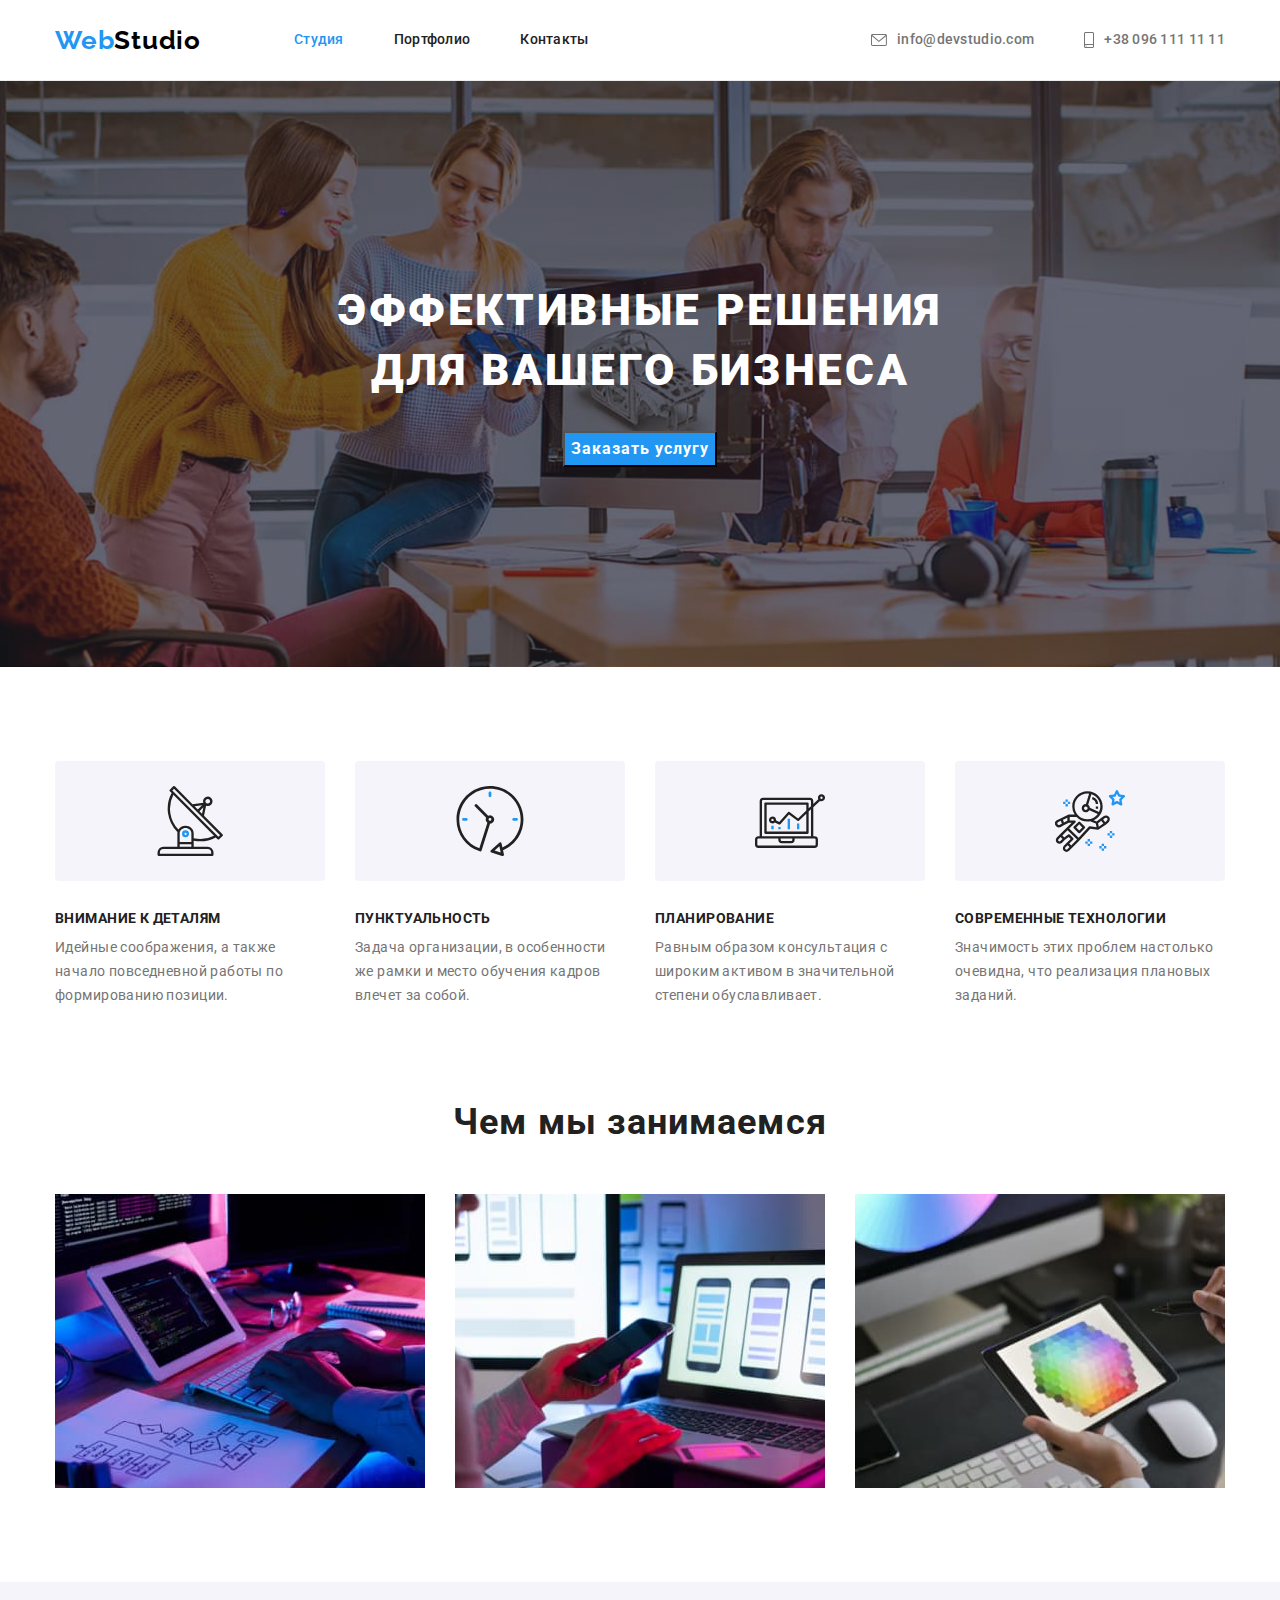
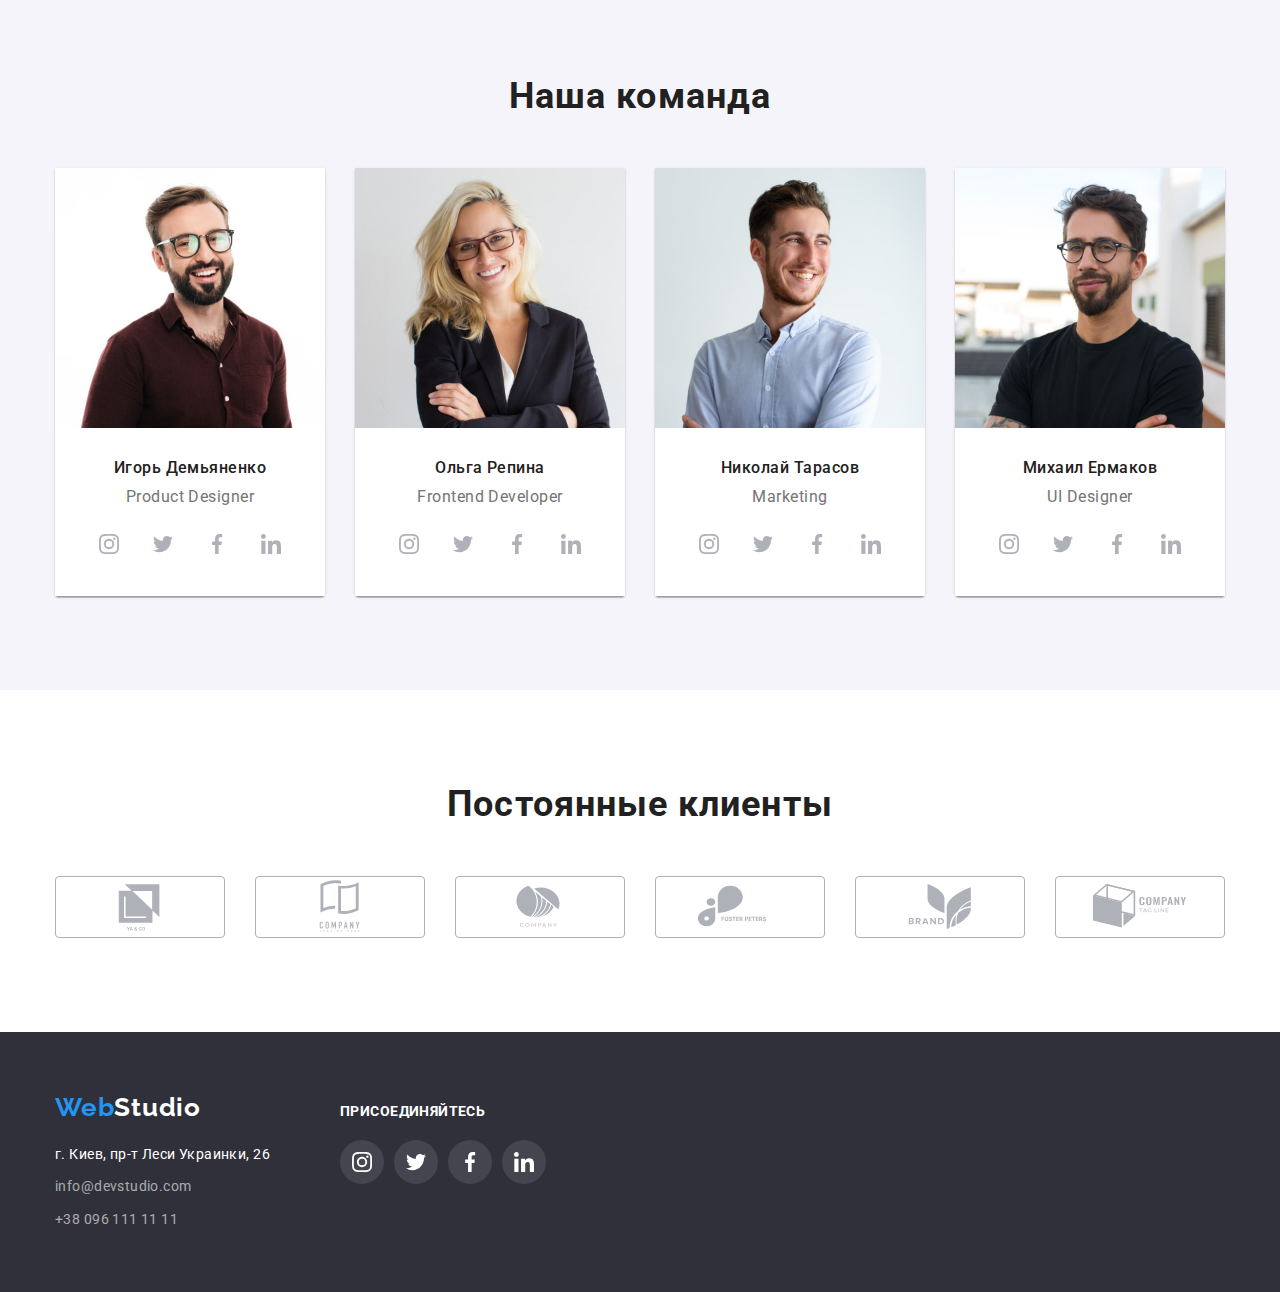
<file: index.html>
<!DOCTYPE html>
<html lang="ru">
  <head>
    <meta charset="UTF-8" />
    <meta http-equiv="X-UA-Compatible" content="IE=edge" />
    <meta name="viewport" content="width=device-width, initial-scale=1.0" />
    <title>Студия</title>
    <link rel="preconnect" href="https://fonts.googleapis.com" />
    <link rel="preconnect" href="https://fonts.gstatic.com" crossorigin />
    <link
      href="https://fonts.googleapis.com/css2?family=Raleway:wght@700&family=Roboto:wght@400;500;700;900&display=swap"
      rel="stylesheet"
    />
    <link
      rel="stylesheet"
      href="https://cdnjs.cloudflare.com/ajax/libs/modern-normalize/1.1.0/modern-normalize.min.css"
    />
    <link rel="stylesheet" href="./css/style.css" />
  </head>
  <body class="page">
    <!--верхня лінія -->
    <header class="header"> 
      <div class="container header-container">
        <a class="header-logo" href="./index.html">Web<span class="uplogo-text">Studio</span></a>
        <nav>
          <ul class="site-nav">
            <li class="nav-item">
              <a class="link current" href="./index.html">Студия</a>
            </li>
            <li class="nav-item">
              <a class="link" href="./portfolio.html">Портфолио</a>
            </li>
            <li class="nav-item">
              <a class="link" href="">Контакты</a>
            </li>
          </ul>
        </nav>
        <ul class="header-contacts">
          <li class="contacts-item">
            <a class="contacts" href="mailto:info@devstudio.com" lang="en"><svg class="contacts-mail"><use href="./images/icons/symbol-defs.svg#icon-mail"></use> </svg> info@devstudio.com</a>
          </li>
          <li class="contacts-item">
            <a class="contacts" href="tel:+380961111111"><svg class="contacts-smartphone"><use href="./images/icons/symbol-defs.svg#icon-smartphone"></use> </svg> +38 096 111 11 11</a>
          </li>
        </ul>
      </div>
    </header>
    <!--Основний контент-->
    <main>
      <!--ГЕРОЙ-->
      <section class="hero-section">
        <div class="container hero-group">
          <h1 class="hero-title">Эффективные решения для вашего бизнеса</h1>
          <button class="hero-btn" type="button">Заказать услугу</button>
        </div>
      </section>

      <!--Особливості-->
      <section class="section benefits">
        <div class="container">
          <h2 class="visually-hidden">Наші переваги</h2>
          <ul class="benefits-item">
            <li class="benefits-contents" >
           <div class="benefits-icons"><svg class="benefits-icon"><use href="./images/icons/symbol-defs.svg#icon-antenna"></use> </svg></div>
                <h3 class="benefits-title">Внимание к деталям</h3>
              <p class="benefits-text">
                Идейные соображения, а также начало повседневной работы по формированию позиции.
              </p>
              
            </li>
            <li class="benefits-contents">
              <div  class="benefits-icons"><svg class="benefits-icon"><use href="./images/icons/symbol-defs.svg#icon-clock"></use> </svg></div>
              <h3 class="benefits-title">Пунктуальность</h3>
              <p class="benefits-text">
                Задача организации, в особенности же рамки и место обучения кадров влечет за собой.
              </p>
            </li>
            <li class="benefits-contents">
              <div class="benefits-icons"><svg class="benefits-icon"><use href="./images/icons/symbol-defs.svg#icon-diagram"></use> </svg></div>
              <h3 class="benefits-title">Планирование</h3>
              <p class="benefits-text">
                Равным образом консультация с широким активом в значительной степени обуславливает.
              </p>
            </li>
            <li class="benefits-contents">
              <div class="benefits-icons"><svg class="benefits-icon"><use href="./images/icons/symbol-defs.svg#icon-astronaut"></use> </svg></div>
              <h3 class="benefits-title">Современные технологии</h3>
              <p class="benefits-text">
                Значимость этих проблем настолько очевидна, что реализация плановых заданий.
              </p>
            </li>
          </ul>
        </div>
      </section>

      <!--Чим ми займаємся-->

      <section class="section occupation-section">
        <div class="container">
          <h2 class="occupation">Чем мы занимаемся</h2>
          <ul class="occupation-item">
            <li class="occupation-content">
              <img
                src="./images/img-section-what-we-do/wokr-computer.jpg"
                alt="Робота з компютером"
                width="370"
                height="294"
              />
            </li>

            <li class="occupation-content">
              <img
                src="./images/img-section-what-we-do/work-tel.jpg"
                alt="Робота з телефоном"
                width="370"
                height="294"
              />
            </li>

            <li class="occupation-content">
              <img
                src="./images/img-section-what-we-do/work-pad.jpg"
                alt="Робота з планшетом"
                width="370"
                height="294"
              />
            </li>
          </ul>
        </div>
      </section>

      <!--Наша Команда-->
      <section class="section team">
        <div class="container">
          <h2 class="team-title">Наша команда</h2>
          <ul class="team-item">
            <li class="team-content">
              <img
                src="./images/img-section-team/team-card-1.jpg"
                alt="Ігор"
                width="270"
                height="260"
              />
              <div class="text-team">
                <h3 class="team-name">Игорь Демьяненко</h3>
                <p class="team-job">Product Designer</p>
                <ul class="icons-list">
                  <li class="social-list"> <a class="social-links" href="https://www.instagram.com/"> <svg class="social-icons"><use href="./images/icons/symbol-defs.svg#icon-instagram"></use></svg></a>
                  </li>
                  <li class="social-list"> <a class="social-links" href="https://twitter.com/?lang=uk"><svg class="social-icons"><use href="./images/icons/symbol-defs.svg#icon-twitter"></use> </svg></a></li>
                  <li class="social-list"> <a class="social-links" href="https://about.facebook.com/"> <svg class="social-icons"><use href="./images/icons/symbol-defs.svg#icon-facebook"></use> </svg></a></li>
                  <li class="social-list"> <a class="social-links" href="https://www.linkedin.com/"> <svg class="social-icons"><use href="./images/icons/symbol-defs.svg#icon-linkedin"></use>  </svg> </svg></a></li>
                </ul>
              </div>
            </li>

            <li class="team-content">
              <img
                src="./images/img-section-team/team-card-2.jpg"
                alt="Ольга"
                width="270"
                height="260"
              />
              <div class="text-team">
                <h3 class="team-name">Ольга Репина</h3>
                <p class="team-job">Frontend Developer</p>
                <ul class="icons-list">
                  <li class="social-list"> <a class="social-links" href="https://www.instagram.com/"> <svg class="social-icons"><use href="./images/icons/symbol-defs.svg#icon-instagram"></use></svg></a>
                  </li>
                  <li class="social-list"> <a class="social-links" href="https://twitter.com/?lang=uk"><svg class="social-icons"><use href="./images/icons/symbol-defs.svg#icon-twitter"></use> </svg></a></li>
                  <li class="social-list"> <a class="social-links" href="https://about.facebook.com/"> <svg class="social-icons"><use href="./images/icons/symbol-defs.svg#icon-facebook"></use> </svg></a></li>
                  <li class="social-list"> <a class="social-links" href="https://www.linkedin.com/"> <svg class="social-icons"><use href="./images/icons/symbol-defs.svg#icon-linkedin"></use>  </svg> </svg></a></li>
                </ul>
              </div>
            </li>

            <li class="team-content">
              <img
                src="./images/img-section-team/team-card-3.jpg"
                alt="Микола"
                width="270"
                height="260"
              />
              <div class="text-team">
                <h3 class="team-name">Николай Тарасов</h3>
                <p class="team-job">Marketing</p>
                <ul class="icons-list">
                  <li class="social-list"> <a class="social-links" href="https://www.instagram.com/"> <svg class="social-icons"><use href="./images/icons/symbol-defs.svg#icon-instagram"></use></svg></a>
                  </li>
                  <li class="social-list"> <a class="social-links" href="https://twitter.com/?lang=uk"><svg class="social-icons"><use href="./images/icons/symbol-defs.svg#icon-twitter"></use> </svg></a></li>
                  <li class="social-list"> <a class="social-links" href="https://about.facebook.com/"> <svg class="social-icons"><use href="./images/icons/symbol-defs.svg#icon-facebook"></use> </svg></a></li>
                  <li class="social-list"> <a class="social-links" href="https://www.linkedin.com/"> <svg class="social-icons"><use href="./images/icons/symbol-defs.svg#icon-linkedin"></use>  </svg> </svg></a></li>
                </ul>
              </div>
            </li>

            <li class="team-content">
              <img
                src="./images/img-section-team/team-card-4.jpg"
                alt="Михайло"
                width="270"
                height="260"
              />
              <div class="text-team">
                <h3 class="team-name">Михаил Ермаков</h3>
                <p class="team-job">UI Designer</p>
                <ul class="icons-list">
                  <li class="social-list"> <a class="social-links" href="https://www.instagram.com/"> <svg class="social-icons"><use href="./images/icons/symbol-defs.svg#icon-instagram"></use></svg></a>
                  </li>
                  <li class="social-list"> <a class="social-links" href="https://twitter.com/?lang=uk"><svg class="social-icons"><use href="./images/icons/symbol-defs.svg#icon-twitter"></use> </svg></a></li>
                  <li class="social-list"> <a class="social-links" href="https://about.facebook.com/"> <svg class="social-icons"><use href="./images/icons/symbol-defs.svg#icon-facebook"></use> </svg></a></li>
                  <li class="social-list"> <a class="social-links" href="https://www.linkedin.com/"> <svg class="social-icons"><use href="./images/icons/symbol-defs.svg#icon-linkedin"></use>  </svg> </a></li>
                </ul>
              </div>
            </li>
          </ul>
        </div>
      </section>
      <!-- Постійні клієнти -->

      <section class="section section-clients">
        <div class="container">
          <h2 class="clients-title">Постоянные клиенты</h2>
          <ul class="clients-list">
            <li class="clients-item"><a class="clients-link" href=""><svg width="106px" height="60px" class="clients-icons"><use href="./images/icons/symbol-defs.svg#icon-client-1"></use>  </svg> </a></li>
            <li class="clients-item"><a class="clients-link" href=""><svg width="106px" height="60px" class="clients-icons"><use href="./images/icons/symbol-defs.svg#icon-client-2"></use>  </svg> </a></li>
            <li class="clients-item"><a class="clients-link" href=""><svg width="106px" height="60px" class="clients-icons"><use href="./images/icons/symbol-defs.svg#icon-client-3"></use>  </svg> </a></li>
            <li class="clients-item"><a class="clients-link" href=""><svg width="106px" height="60px" class="clients-icons"><use href="./images/icons/symbol-defs.svg#icon-client-4"></use>  </svg> </a></li>
            <li class="clients-item"><a class="clients-link" href=""><svg width="106px" height="60px" class="clients-icons"><use href="./images/icons/symbol-defs.svg#icon-client-5"></use>  </svg> </a></li>
            <li class="clients-item"><a class="clients-link" href=""><svg width="106px" height="60px" class="clients-icons"><use href="./images/icons/symbol-defs.svg#icon-client-6"></use>  </svg> </a></li>
          </ul>
        </div>
      </section>
    </main>
    <!--Футер контакти-->

    <footer class="footer">
      <div class="container footer-container">
        <div>
        <a class="logo-footer" href="./index.html">Web<span class="logo-text">Studio</span></a>

        <address>
          <ul>
            <li class="footer-item">
              <a
                class="map"
                href="https://www.google.com.ua/maps/place/%D0%B1%D1%83%D0%BB%D1%8C%D0%B2%D0%B0%D1%80+%D0%9B%D0%B5%D1%81%D1%96+%D0%A3%D0%BA%D1%80%D0%B0%D1%97%D0%BD%D0%BA%D0%B8,+26,+%D0%9A%D0%B8%D1%97%D0%B2,+02000/@50.4265807,30.5361971,17z/data=!3m1!4b1!4m5!3m4!1s0x40d4cf0e033ecbe9:0x57a4dffefec77da0!8m2!3d50.4265807!4d30.5383858"
              >
                г. Киев, пр-т Леси Украинки, 26</a
              >
            </li>

            <li class="footer-item">
              <a class="footer-contact" href="mailto:info@devstudio.com" lang="en"
                >info@devstudio.com</a
              >
            </li>
            <li class="footer-item">
              <a class="footer-contact" href="tel:+380961111111">+38 096 111 11 11</a>
            </li>
            </div>
         <div class="connect-icons">
            <h3 class="connect">ПРИСОЕДИНЯЙТЕСЬ</h3>
            <ul class="footer-list">
              <li class="footer-list"><a class="footer-link" href="https://www.instagram.com/"><svg class="footer-icons"><use href="./images/icons/symbol-defs.svg#icon-instagram"></use></svg></a></li>
              <li class="footer-list"><a class="footer-link" href="https://twitter.com/?lang=uk"><svg class="footer-icons"><use href="./images/icons/symbol-defs.svg#icon-twitter"></use> </svg></a></li>
              <li class="footer-list"><a class="footer-link" href="https://about.facebook.com/"><svg class="footer-icons"><use href="./images/icons/symbol-defs.svg#icon-facebook"></use> </svg></a></li>
              <li class="footer-list"><a class="footer-link" href="https://www.linkedin.com/"><svg class="footer-icons"><use href="./images/icons/symbol-defs.svg#icon-linkedin"></use>  </svg></a></li>
            </ul>
          </div>
          </ul>
        </address>
      </div>
    </footer>
  </body>
</html>
</file>
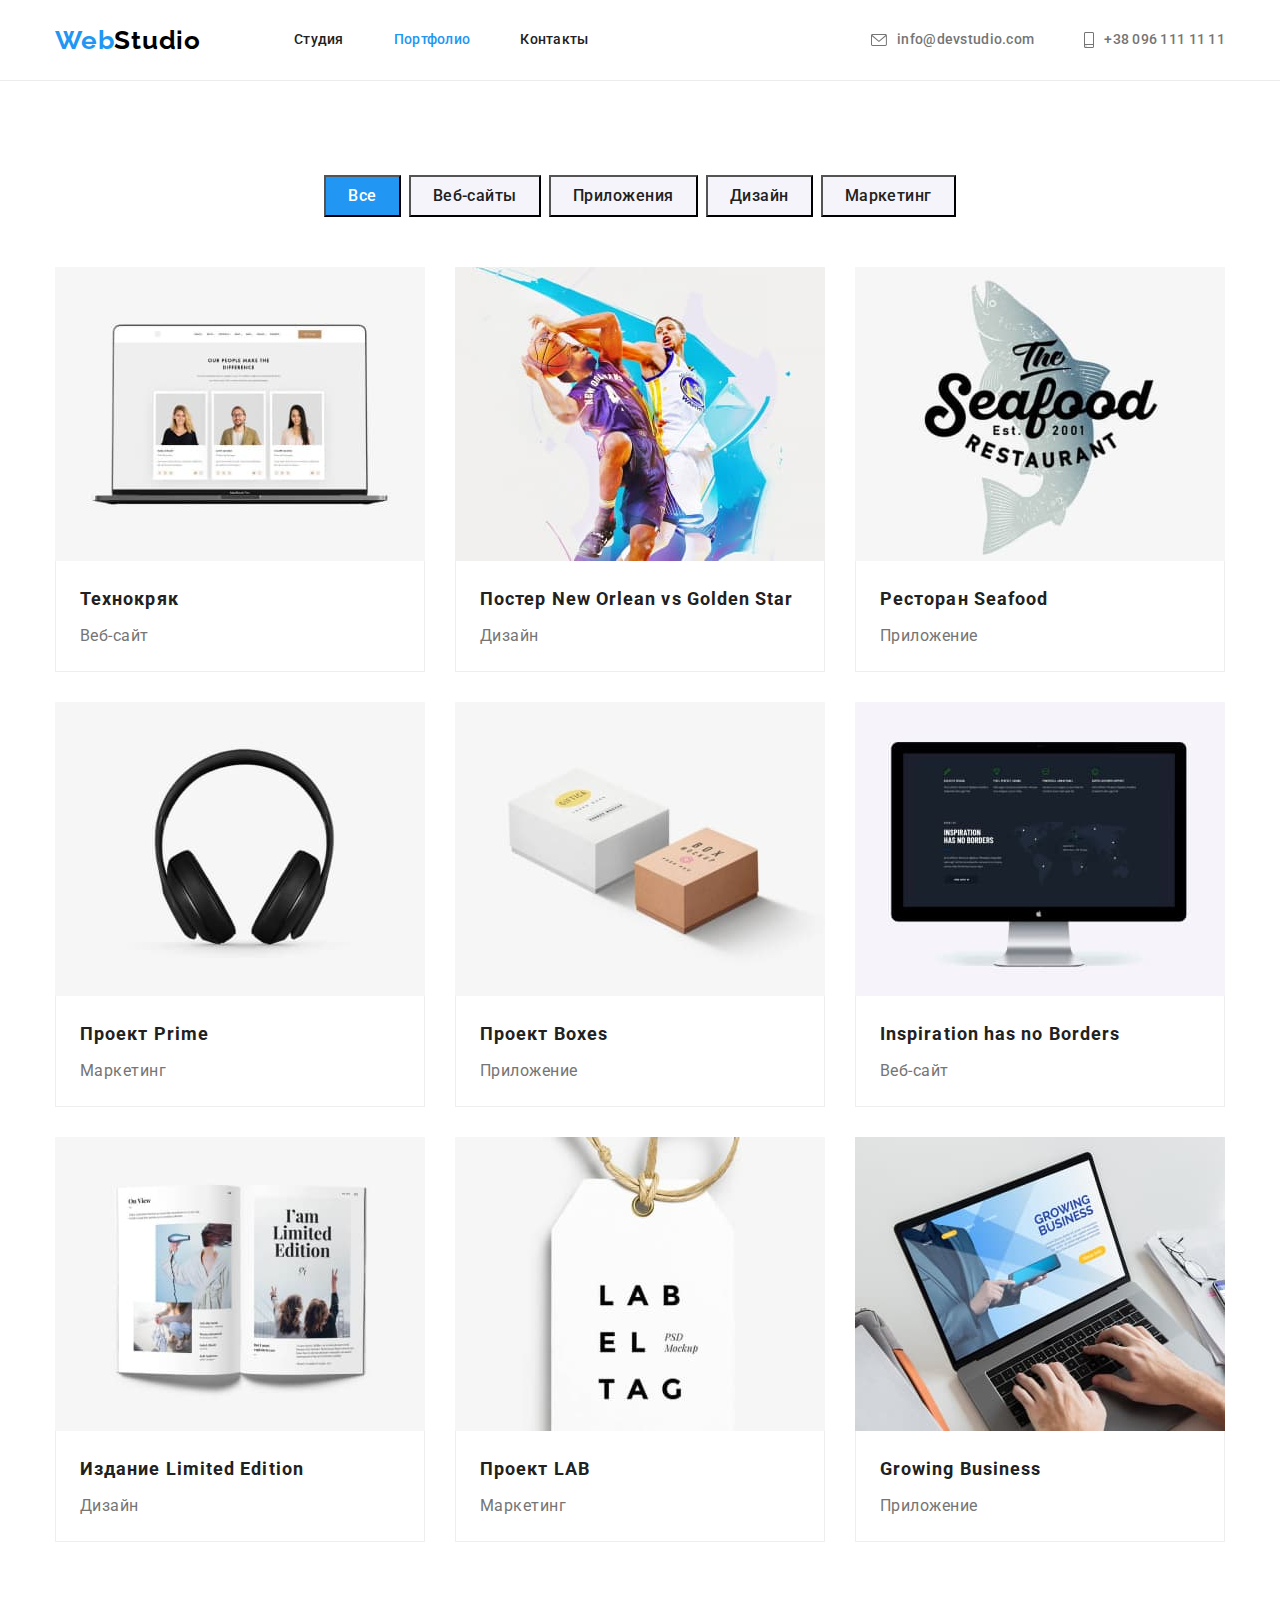
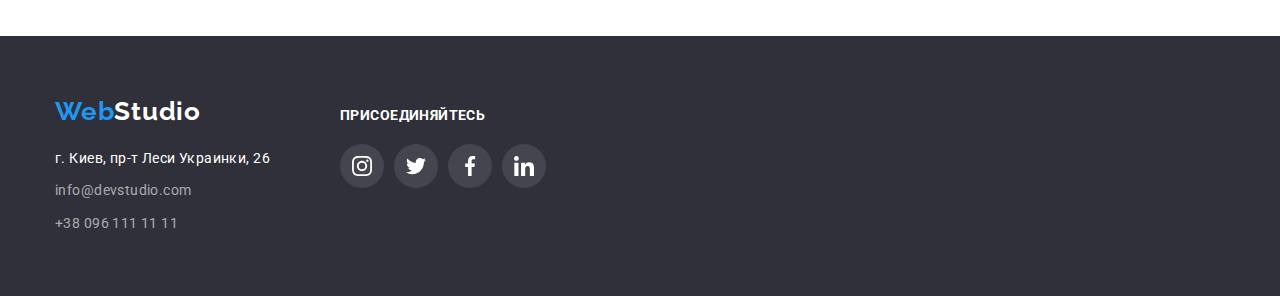
<file: portfolio.html>
<!DOCTYPE html>
<html lang="ru">
  <head>
    <meta charset="UTF-8" />
    <meta http-equiv="X-UA-Compatible" content="IE=edge" />
    <meta name="viewport" content="width=device-width, initial-scale=1.0" />
    <title>Портфолио</title>
    <link rel="preconnect" href="https://fonts.googleapis.com" />
    <link rel="preconnect" href="https://fonts.gstatic.com" crossorigin />
    <link
      href="https://fonts.googleapis.com/css2?family=Raleway:wght@700&family=Roboto:wght@400;500;700;900&display=swap"
      rel="stylesheet"
    />
    <link
      rel="stylesheet"
      href="https://cdnjs.cloudflare.com/ajax/libs/modern-normalize/1.1.0/modern-normalize.min.css"
    />
    <link rel="stylesheet" href="./css/style.css" />
  </head>
  <body class="page">
    <!--верхня лінія -->
    <header class="header">
      <div class="container header-container">
        <a class="header-logo" href="./index.html">Web<span class="uplogo-text">Studio</span></a>
        <nav>
          <ul class="site-nav">
            <li class="nav-item">
              <a class="link" href="./index.html">Студия</a>
            </li>
            <li class="nav-item">
              <a class="link current" href="./portfolio.html">Портфолио</a>
            </li>
            <li class="nav-item">
              <a class="link" href="">Контакты</a>
            </li>
          </ul>
        </nav>
        <ul class="header-contacts">
          <li class="contacts-item">
            <a class="contacts" href="mailto:info@devstudio.com" lang="en"
              ><svg class="contacts-mail">
                <use href="./images/icons/symbol-defs.svg#icon-mail"></use>
              </svg>
              info@devstudio.com</a
            >
          </li>
          <li class="contacts-item">
            <a class="contacts" href="tel:+380961111111"
              ><svg class="contacts-smartphone">
                <use href="./images/icons/symbol-defs.svg#icon-smartphone"></use>
              </svg>
              +38 096 111 11 11</a
            >
          </li>
        </ul>
      </div>
    </header>
    <main>
      <section class="section">
        <div class="container">
          <!--Скриті загаловки-->
          <h1 class="visually-hidden">Наші роботи</h1>
          <!--Додаткова навігація -->
          <ul class="add-navi">
            <li class="add-item"><button type="button" class="button all">Все</button></li>
            <li class="add-item"><button type="button" class="button">Веб-сайты</button></li>
            <li class="add-item"><button type="button" class="button">Приложения</button></li>
            <li class="add-item"><button type="button" class="button">Дизайн</button></li>
            <li class="add-item"><button type="button" class="button">Маркетинг</button></li>
          </ul>
          <ul class="net">
            <li class="net-item">
              <a class="portfolio-link" href=""> 
                <img
                src="./images/img-portfolio/img-laptop.jpg"
                alt="Ноутбук370"
                width="370"
                height="294"
              />
              <div class="text-flex">
                <h2 class="portfolio-titles">Технокряк</h2>
                <p class="portfolio-text">Веб-сайт</p>
              </div>
            </a>
            </li>
           
            <li class="net-item">
              <a class="portfolio-link" href=""> 
              <img
                src="./images/img-portfolio/img-basketball.jpg"
                alt="Гравці у баскетбол"
                width="370"
                height="294"
              />
              <div class="text-flex">
                <h2 lang="en" class="portfolio-titles">Постер New Orlean vs Golden Star</h2>
                <p class="portfolio-text">Дизайн</p>
              </div>
              </a>
            </li>
            <li class="net-item">
              <a class="portfolio-link" href=""> 
              <img
                src="./images/img-portfolio/img-restaurant.jpg"
                alt="Емблема"
                width="370"
                height="294"
              />
              <div class="text-flex">
                <h2 lang="en" class="portfolio-titles">Ресторан Seafood</h2>
                <p class="portfolio-text">Приложение</p>
              </div>
              </a>
            </li>
            <li class="net-item">
              <a class="portfolio-link" href=""> 
              <img
                src="./images/img-portfolio/img-headphones.jpg"
                alt="Навушники"
                width="370"
                height="294"
              />
              <div class="text-flex">
                <h2 lang="en" class="portfolio-titles">Проект Prime</h2>
                <p class="portfolio-text">Маркетинг</p>
              </div>
              </a>
            </li>
            <li class="net-item">
              <a class="portfolio-link" href=""> 
              <img
                src="./images/img-portfolio/img-boxes.jpg"
                alt="Коробки"
                width="370"
                height="294"
              />
              <div class="text-flex">
                <h2 lang="en" class="portfolio-titles">Проект Boxes</h2>
                <p class="portfolio-text">Приложение</p>
              </div>
              </a>
            </li>
            <li class="net-item">
              <a class="portfolio-link" href=""> 
              <img
                src="./images/img-portfolio/img-screen.jpg"
                alt="Екран"
                width="370"
                height="294"
              />
              <div class="text-flex">
                <h2 lang="en" class="portfolio-titles">Inspiration has no Borders</h2>
                <p class="portfolio-text">Веб-сайт</p>
              </div>
              </a>
            </li>
            <li class="net-item">
              <a class="portfolio-link" href=""> 
              <img src="./images/img-portfolio/img-book.jpg" alt="Книга" width="370" height="294" />

              <div class="text-flex">
                <h2 class="portfolio-titles">Издание Limited Edition</h2>
                <p class="portfolio-text">Дизайн</p>
              </div>
              </a>
            </li>
            <li class="net-item">
              <a class="portfolio-link" href=""> 
              <img
                src="./images/img-portfolio/img-plate.jpg"
                alt="Табличка"
                width="370"
                height="294"
              />
              <div class="text-flex">
                <h2 lang="en" class="portfolio-titles">Проект LAB</h2>
                <p class="portfolio-text">Маркетинг</p>
              </div>
              </a>
            </li>
            <li class="net-item">
              <a class="portfolio-link" href=""> 
              <img
                src="./images/img-portfolio/img-laptop-2.jpg"
                alt="Ноутбук"
                width="370"
                height="294"
              />
              <div class="text-flex">
                <h2 class="portfolio-titles">Growing Business</h2>
                <p class="portfolio-text">Приложение</p>
              </div>
              </a>
            </li>
          </ul>
        </div>
      </section>
    </main>
    <footer class="footer">
      <div class="container footer-container">
        <div>
        <a class="logo-footer" href="./index.html">Web<span class="logo-text">Studio</span></a>

        <address>
          <ul>
            <li class="footer-item">
              <a
                class="map"
                href="https://www.google.com.ua/maps/place/%D0%B1%D1%83%D0%BB%D1%8C%D0%B2%D0%B0%D1%80+%D0%9B%D0%B5%D1%81%D1%96+%D0%A3%D0%BA%D1%80%D0%B0%D1%97%D0%BD%D0%BA%D0%B8,+26,+%D0%9A%D0%B8%D1%97%D0%B2,+02000/@50.4265807,30.5361971,17z/data=!3m1!4b1!4m5!3m4!1s0x40d4cf0e033ecbe9:0x57a4dffefec77da0!8m2!3d50.4265807!4d30.5383858"
              >
                г. Киев, пр-т Леси Украинки, 26</a
              >
            </li>

            <li class="footer-item">
              <a class="footer-contact" href="mailto:info@devstudio.com" lang="en"
                >info@devstudio.com</a
              >
            </li>
            <li class="footer-item">
              <a class="footer-contact" href="tel:+380961111111">+38 096 111 11 11</a>
            </li>
            </div>
         <div class="connect-icons">
            <h3 class="connect">ПРИСОЕДИНЯЙТЕСЬ</h3>
            <ul class="footer-list">
              <li class="footer-list"><a class="footer-link" href="https://www.instagram.com/"><svg class="footer-icons"><use href="./images/icons/symbol-defs.svg#icon-instagram"></use></svg></a></li>
              <li class="footer-list"><a class="footer-link" href="https://twitter.com/?lang=uk"><svg class="footer-icons"><use href="./images/icons/symbol-defs.svg#icon-twitter"></use> </svg></a></li>
              <li class="footer-list"><a class="footer-link" href="https://about.facebook.com/"><svg class="footer-icons"><use href="./images/icons/symbol-defs.svg#icon-facebook"></use> </svg></a></li>
              <li class="footer-list"><a class="footer-link" href="https://www.linkedin.com/"><svg class="footer-icons"><use href="./images/icons/symbol-defs.svg#icon-linkedin"></use>  </svg></a></li>
            </ul>
          </div>
          </ul>
        </address>
      </div>
    </footer>
  </body>
</html>
</file>
<file: css/style.css>
body {
    font-family: roboto, sans-serif;
}

h1,
h2,
h3,
h4,
h5,
h6,
p {
    margin-bottom: 0;
    margin-top: 0;
}

img {
    display: block;
}

ul {
    list-style: none;
    padding: 0;
    margin: 0;
}

:root {
    --main-color: #212121;
    --blue-color: #2196F3;
    --white-color: #ffffff;
    --blackhero-color: #2F303A;
    --black-color: #000000;
    --grey-color: #757575;
    --button-color: #F5F4FA;
    --border-color: #eee;


}

.page {
    color: var(--grey-color);
    background-color: var(--white-color);
}

.container {

    width: 1200px;
    padding-left: 15px;
    padding-right: 15px;

    margin-left: auto;
    margin-right: auto;
}

.section {
    padding-top: 94px;
    padding-bottom: 94px;
}

.visually-hidden {
    position: absolute;
    white-space: nowrap;
    width: 1px;
    height: 1px;
    overflow: hidden;
    border: 0;
    padding: 0;
    clip: rect(0 0 0 0);
    clip-path: inset(50%);
    margin: -1px;
}

.header {
    background-color: var(--white-color);
    border-bottom: 1px solid #ECECEC;
}

.header-container {
    display: flex;
    align-items: center;
}

.header-logo {
    color: var(--blue-color);
    text-decoration: none;
    font-family: 'Raleway';
    font-weight: 700;
    font-size: 26px;
    line-height: 1.19;
    letter-spacing: 0.03em;
    margin-right: 93px;
}

.uplogo-text {
    color: var(--black-color);
    font-family: 'Raleway';
    font-weight: 700;
    font-size: 26px;
    line-height: 1.19;
    letter-spacing: 0.03em;
}

.site-nav {
    display: flex;
    align-items: center;
}

.nav-item {
    margin-right: 50px;
}

.nav-item:last-child {
    margin-right: 00px;
}

.link {
    padding-top: 32px;
    padding-bottom: 32px;
    display: block;
}

.site-nav .link {
    color: var(--main-color);
    text-decoration: none;
    font-weight: 500;
    font-size: 14px;
    line-height: 1.14;
    letter-spacing: 0.02em;
}

.site-nav .link:hover,
.site-nav .link:focus {
    color: var(--blue-color);
}

.site-nav .current {
    color: var(--blue-color);
}

.header-contacts {
    margin-left: auto;
    display: flex;
}

.contacts-item {
    margin-right: 50px;
}

.contacts-item:last-child {
    margin-right: 0px;
}

 .contacts {
     display: flex;
    color: var(--grey-color);
    text-decoration: none;
    align-items: center;
    font-weight: 500;
    font-size: 14px;
    line-height: 1.14;
    letter-spacing: 0.02em
}

 .contacts:hover,
 .contacts:focus {
    color: var(--blue-color);
}

.contacts-mail{
width: 16px;
height: 12px;
margin-right: 10px;
fill: currentColor;

}
.contacts-smartphone{
    width: 10px;
    height: 16px;
    margin-right: 10px;
    fill: currentColor;
    }


.hero-section {
    background-image: linear-gradient(to right, rgba(47, 48, 58, 0.4), rgba(47, 48, 58, 0.4)), url(../images/img-section-hero/hero-img.jpg);
    background-repeat: no-repeat;
    max-width: 1600px;
    margin-right: auto;
    margin-left: auto;
    background-size: cover;
    background-position: center;

    background-color: var(--blackhero-color);
    padding: 200px 0;
    

}

.hero-group {
    width: 696px;
}

.hero-title {
    color: var(--white-color);

    font-weight: 900;
    font-size: 44px;
    line-height: 1.36;
    text-align: center;
    letter-spacing: 0.06em;
    text-transform: uppercase;
    margin-bottom: 30px;
}

.hero-btn {
    background-color: var(--blue-color);
    color: var(--white-color);
    cursor: pointer;
    font-family: inherit;
    font-weight: 700;
    font-size: 16px;
    line-height: 1.87;
    display: flex;
    align-items: center;
    text-align: center;
    letter-spacing: 0.06em;
    margin-left: auto;
    margin-right: auto;
}

.benefits-item {
    display: flex;
}

.benefits-contents {
    margin-right: 30px;
}

.benefits-contents:last-child {
    margin-right: 0px;
}

.benefits-title {
    color: var(--main-color);
    margin-bottom: 10px;
    font-weight: 700;
    font-size: 14px;
    line-height: 1.14;
    letter-spacing: 0.03em;
    text-transform: uppercase;
}

.benefits-text {
    font-size: 14px;
    line-height: 1.71;
    letter-spacing: 0.03em;
}
.benefits-icons{
background-color: var(--button-color);
height: 120px;
width: 270px;
border-radius: 4px;
margin-bottom: 30px;
display: flex;
align-items: center;
justify-content: center;

}
.benefits-icon{
    width: 70px;
height: 70px;
}

.occupation-section{
    padding-top: 0;

}
.occupation {
    color: var(--main-color);
    margin-bottom: 50px;

    font-weight: 700;
    font-size: 36px;
    line-height: 1.16;
    text-align: center;
    letter-spacing: 0.03em;
}

.occupation-item {
    display: flex;
}

.occupation-content {
    margin-right: 30px;
}

.occupation-content:last-child {
    margin-right: 0px;
}

.team {
    background-color: var(--button-color);
    ;
}

.team-title {
    color: var(--main-color);
    margin-bottom: 50px;

    font-weight: 700;
    font-size: 36px;
    line-height: 1.16;
    text-align: center;
    letter-spacing: 0.03em;
}

.team-item {
    display: flex;
}

.team-content {
    margin-right: 30px;
    box-shadow: 0px 1px 3px rgba(0, 0, 0, 0.12), 0px 1px 1px rgba(0, 0, 0, 0.14), 0px 2px 1px rgba(0, 0, 0, 0.2);
        border-radius: 0px 0px 4px 4px;
}
.team-content:last-child {
    margin-right: 0px;
}

.team-name {
    color: var(--main-color);
    background: var(--white-color);
    text-align: center;
    font-weight: 500;
    font-size: 16px;
    line-height: 1.19;
    margin-bottom: 10px;
    letter-spacing: 0.03em;
}

.team-job {
    color: var(--grey-color);
    background: var(--white-color);
    text-align: center;
    font-size: 16px;
    line-height: 1.19;
    margin-bottom: 16px;
    letter-spacing: 0.03em;
}
.text-team{
    color: var(--grey-color);
        background: var(--white-color);
    padding-top: 30px;
    padding-bottom: 30px;
}
 .icons-list{
    display: flex;
    justify-content: center;
}

.social-list:not(:last-child) {
    margin-right: 10px;
}
.social-links{
    display: flex;
    width: 44px;
    height: 44px;
    background-color: var(--white-color);
    border-radius: 50%;
    align-items: center;
    justify-content: center;
}
.social-links:hover .social-icons,
.social-links:focus .social-icons {
    fill: #ffffff;
}
.social-links:hover,
.social-links:focus{
    background-color:var(--blue-color)
}
.social-icons{
    width: 20px;
    height: 20px;
    fill: #AFB1B8    ;
}
.clients-title{
    color: var(--main-color);
    margin-bottom: 50px;

    font-weight: 700;
    font-size: 36px;
    line-height: 1.16;
    text-align: center;
    letter-spacing: 0.03em;
}
.clients-list{
    display: flex;
}
.clients-item{

    width: 100%;
    height: 100%;
    margin-right: 30px;
   
}
.clients-item:last-child{
    margin-right: 0px;
}
.clients-link:hover,
.clients-link:focus{
    border-color: var(--blue-color);
}
.clients-link:hover .clients-icons,
.clients-link:focus .clients-icons{
    fill: var(--blue-color);
}
.clients-link{
display: flex;
border: solid 1px #AFB1B8;
    justify-content: center;
    align-items: center;
    border-radius: 4px;
}

.clients-icons{
    fill: #AFB1B8;
}



.footer {
    background-color: var(--blackhero-color);
    padding-top: 60px;
    padding-bottom: 60px;

}

.footer-container{
    display: flex;
        justify-content: flex-start;
        align-items: baseline;
}

.logo-footer {
    color: var(--blue-color);
    text-decoration: none;
    font-family: 'Raleway';
    font-weight: 700;
    font-size: 26px;
    line-height: 1.19;
    letter-spacing: 0.03em;
    margin-bottom: 20px;
    display: flex;
}

.logo-text {
    color: var(--white-color);
    text-decoration: none;
    font-family: 'Raleway';
    font-weight: 700;
    font-size: 26px;
    line-height: 1.19;
    letter-spacing: 0.03em;
}

address {
    font-style: normal;
}

.footer-item {
    margin-bottom: 9px;
}

.footer-item:last-child {
    margin-bottom: 0px;
}

.map {
    color: var(--white-color);
    text-decoration: none;

    font-size: 14px;
    line-height: 1.71;
    letter-spacing: 0.03em;
}

.footer-contact {
    color: rgba(255, 255, 255, 0.6);
    text-decoration: none;

    font-size: 14px;
    line-height: 1.71;
    letter-spacing: 0.03em;
}

.footer-contact:hover,
.footer-contact:focus{
    color: var(--blue-color);

}
.connect-icons{
    margin-left: 70px;
}
.connect{
    color: var(--white-color);
    font-size: 14px;
line-height: 1.14;
letter-spacing: 0.03em;
margin-bottom: 20px;
}
.footer-list{
    display: flex;
    margin-right: 10px;
}
.footer-list:last-child{
    margin-right: 0px;
}
.footer-link{
    display: flex;
    width: 44px;
    height: 44px;
    border-radius: 50%;
    background-color: rgba(255, 255, 255, 0.1);
    justify-content: center;
    align-items: center;
}
.footer-link:hover,
.fotter-link:focus{
background-color: var(--blue-color);
}
.footer-icons{
    fill:var(--white-color);
    height: 20px;
    width: 20px;
}


/*main portfolio*/
.add-navi {
    display: flex;
    align-items: center;
    justify-content: center;
    margin-bottom: 50px;
}

.add-item {
    margin-right: 8px;
    
}

.add-item:last-child {
    margin-right: 0px;
}

.button {
    background-color: var(--button-color);
    color: var(--main-color);
    font-family: inherit;
    font-weight: 500;
    font-size: 16px;
    line-height: 1.62;
    text-align: center;
    letter-spacing: 0.03em;
    cursor: pointer;
    padding: 6px 22px;
}

.button:hover,
.button:focus {
    color: var(--white-color);
    background-color: var(--blue-color);
    box-shadow: 0px 3px 1px rgba(0, 0, 0, 0.1), 0px 1px 2px rgba(0, 0, 0, 0.08), 0px 2px 2px rgba(0, 0, 0, 0.12);
        border-radius: 4px;
}

.all {
    background: var(--blue-color);
    color: var(--white-color);
}

.net {
    display: flex;
    flex-wrap: wrap;
}

.net-item {
    margin-right: 30px;
    margin-bottom: 30px;
}


.net-item:nth-child(3n) {
    margin-right: 0;
}

.net-item:nth-last-child(-n+3) {
    margin-bottom: 0px;
}
.text-flex{
    padding: 20px 24px 20px 24px;
    border-left: 1px solid #EEEEEE;
    border-right: 1px solid #EEEEEE;
    border-bottom: 1px solid #EEEEEE;
    
    

}
.portfolio-titles {
    color: var(--main-color);
    margin-bottom: 4px;
    font-weight: 700;
    font-size: 18px;
    line-height: 2;
    letter-spacing: 0.06em;
}

.portfolio-text {
    font-size: 16px;
    line-height: 1.87;
    letter-spacing: 0.03em;
}
.portfolio-link{
    text-decoration: none;
    color: var(--grey-color);
    display: block;
}
.portfolio-link:hover,
.portfolio-link:focus {
    box-shadow: 0px 1px 1px rgba(0, 0, 0, 0.12), 0px 4px 4px rgba(0, 0, 0, 0.06), 1px 4px 6px rgba(0, 0, 0, 0.16);
}
</file>
